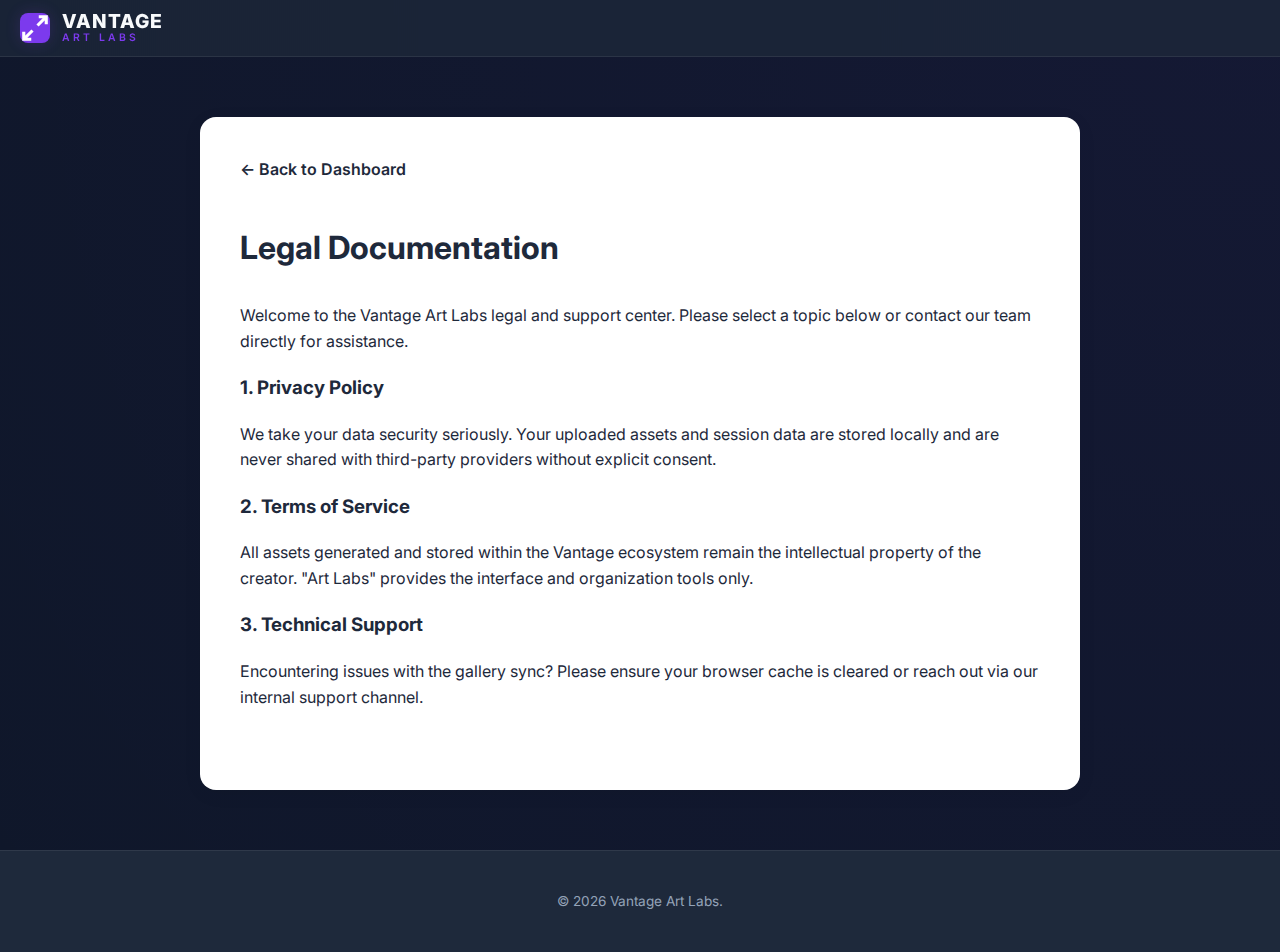
<file: legal_and_support.html>
<!DOCTYPE html>
<html lang="en">
<head>
    <meta charset="UTF-8">
    <meta name="viewport" content="width=device-width, initial-scale=1.0">
    <title>Legal & Support | Vantage Art Labs</title>
    <link href="https://fonts.googleapis.com/css2?family=Inter:wght@400;600;800&display=swap" rel="stylesheet">
    <link rel="stylesheet" href="dashboard.css">
    <style>
        .info-container {
            max-width: 800px;
            margin: 60px auto;
            padding: 40px;
            background: white;
            border-radius: 16px;
            box-shadow: 0 4px 20px rgba(0,0,0,0.05);
        }
        h1 { color: #1e293b; margin-bottom: 30px; }
        section { margin-bottom: 40px; line-height: 1.6; color: #1e293b; }
        .back-btn {
            display: inline-flex;
            align-items: center;
            gap: 8px;
            color: #1e293b;
            text-decoration: none;
            font-weight: 600;
            margin-bottom: 20px;
        }
        .main-footer{
            text-align: center;
        }
    </style>
</head>
<body>

<header>
    <div class="logo-container" onclick="location.href='dashboard.html'">
        <div class="brand-icon">
            <svg viewBox="0 0 24 24" fill="none" stroke="currentColor" stroke-width="2.5"><path d="M15 3h6v6M9 21H3v-6M21 3l-7 7M3 21l7-7"/></svg>
        </div>
        <div class="brand-text">
            <span class="brand-main">VANTAGE</span>
            <span class="brand-sub">ART LABS</span>
        </div>
    </div>
</header>

<main class="info-container">
    <a href="dashboard.html" class="back-btn">← Back to Dashboard</a>
    
    <section id="content">
        <h1>Legal Documentation</h1>
        <p>Welcome to the Vantage Art Labs legal and support center. Please select a topic below or contact our team directly for assistance.</p>
        
        <h3>1. Privacy Policy</h3>
        <p>We take your data security seriously. Your uploaded assets and session data are stored locally and are never shared with third-party providers without explicit consent.</p>

        <h3>2. Terms of Service</h3>
        <p>All assets generated and stored within the Vantage ecosystem remain the intellectual property of the creator. "Art Labs" provides the interface and organization tools only.</p>

        <h3>3. Technical Support</h3>
        <p>Encountering issues with the gallery sync? Please ensure your browser cache is cleared or reach out via our internal support channel.</p>
    </section>
</main>

<footer class="main-footer">
    <p class="copyright">&copy; 2026 Vantage Art Labs.</p>
</footer>
<script>
    // Add this to your Legal/Support page script
document.querySelector('.back-btn').onclick = (e) => {
    const user = localStorage.getItem("loggedInUser");
    if (!user) {
        e.preventDefault();
        alert("Session expired. Please log in again.");
        window.location.href = "index.html"; // Redirect to login if lost
    }
};
</script>
</body>
</html>
</file>
<file: dashboard.css>
/* ==========================================================================
   1. GLOBAL VARIABLES & CONFIGURATION
   ========================================================================== */
   :root {
    /* Updated Midnight Slate Palette */
    --brand: #7c3aed;
    --brand-dark: #6d28d9;
    --brand-glow: rgba(124, 58, 237, 0.2);
    --success: #2dd4bf;
    --danger: #fb7185;
    --bg: #0f172a;
    --surface: #1e293b;
    --surface-light: #334155;
    --text-main: #f8fafc;
    --text-muted: #94a3b8;
    --border: rgba(255, 255, 255, 0.08);
    --radius: 4px;
    /* Effects (Updated for Dark Mode) */
    --glass: rgba(30, 41, 59, 0.7); /* Darker semi-transparent slate */
    --shadow-sm: 0 4px 6px -1px rgba(0, 0, 0, 0.3);
    --shadow-lg: 0 12px 24px -6px rgba(0, 0, 0, 0.5);
    /* Transitions */
    --transition-fast: 0.2s;
    --transition-smooth: 0.3s ease;
}
/* ==========================================================================
   2. BASE STYLES & RESET
   ========================================================================== */
body { 
    font-family: 'Inter', sans-serif; 
    background-color: var(--bg);
    /* Subtle radial glow to add depth to the dark background */
    background-image: radial-gradient(circle at top right, rgba(124, 58, 237, 0.05), transparent);
    margin: 0; 
    color: var(--text-main);
    line-height: 1.5;
}
/* ==========================================================================
   3. LAYOUT STRUCTURE
   ========================================================================== */
header {
    position: sticky;
    top: 0;
    z-index: 1000;
    display: flex; 
    justify-content: space-between; 
    align-items: center;
    padding: 12px 20px; 
    background: var(--glass);
    backdrop-filter: blur(12px);
    border-bottom: 1px solid var(--border);
}
.filter-bar {
    position: sticky;
    top: 61px;
    z-index: 999;
    display: flex;
    justify-content: center;
    padding: 16px 20px;
    background: var(--glass);
    backdrop-filter: blur(12px);
    border-bottom: 1px solid var(--border);
    overflow-x: auto;
    white-space: nowrap;
    scrollbar-width: none;
}
.filter-bar::-webkit-scrollbar { display: none; }
.gallery-grid {
    display: grid;
    /* Binabaan natin ang 300px sa 150px para magkasya ang apat sa screen */
    grid-template-columns: repeat(auto-fill, minmax(150px, 1fr)); 
    gap: 12px; /* Mas maliit na gap para sa mas maliit na cards */
    padding: 20px 10px;
}
.main-footer {
    margin-top: 60px;
    padding: 40px 20px;
    background: var(--surface);
    border-top: 1px solid var(--border);
}
/* ==========================================================================
   4. BRANDING & NAVIGATION
   ========================================================================== */
.logo-container {
    display: flex;
    align-items: center;
    gap: 12px;
    cursor: pointer; 
}
.brand-icon {
    background: var(--brand);
    color: white;
    width: 30px; 
    height: 30px;
    border-radius: 8px;
    display: flex; 
    align-items: center; 
    justify-content: center;
    box-shadow: 0 0 15px var(--brand-glow);
}
.brand-text { display: flex; flex-direction: column; line-height: 1; }
.brand-main { font-weight: 800; font-size: 1.2rem; letter-spacing: 1px; color: var(--text-main); }
.brand-sub { font-weight: 600; font-size: 0.65rem; letter-spacing: 3px; color: var(--brand); margin-top: 2px; }
#userDisplay { font-weight: 600; font-size: 0.85rem; color: var(--text-muted); }
/* ==========================================================================
   5. UI COMPONENTS
   ========================================================================== */
.logout-btn {
    background: transparent;
    color: var(--danger);
    border: 1.5px solid rgba(251, 113, 133, 0.2); /* Muted danger border */
    padding: 8px 16px;
    border-radius: 8px;
    font-weight: 700;
    cursor: pointer;
    transition: var(--transition-fast);
}
.logout-btn:hover { background: rgba(251, 113, 133, 0.1); border-color: var(--danger); }
.filter-btn {
    padding: 8px 20px;
    border-radius: 20px;
    border: 1px solid var(--border);
    background: var(--surface-light);
    font-size: 0.85rem;
    font-weight: 600;
    color: var(--text-muted);
    cursor: pointer;
    transition: var(--transition-fast);
    flex-shrink: 0;
}
.filter-btn.active { 
    background: var(--brand); 
    color: white; 
    border-color: var(--brand); 
    box-shadow: 0 4px 10px var(--brand-glow);
}
.filter-btn:hover:not(.active) { background: var(--surface); border-color: var(--text-muted); }
.mobile-filter-dropdown { display: none; }
/* Media Cards */
.media-card {
    position: relative;
    background: var(--surface); 
    border-radius: var(--radius); 
    overflow: hidden;
    border: 1px solid var(--border);
    box-shadow: var(--shadow-sm);
    transition: var(--transition-smooth);
}
.media-card:hover { transform: translateY(-5px); box-shadow: var(--shadow-lg); border-color: rgba(255,255,255,0.15); }
.img-wrapper { 
    position: relative; 
    height: 160px; /* Binabaan mula 240px */
    overflow: hidden; 
    cursor: zoom-in; 
    background: var(--bg); 
}.img-wrapper img { width: 100%; height: 100%; object-fit: cover; }
.exif-overlay {
    position: absolute; 
    inset: 0;
    background: linear-gradient(to bottom, transparent, rgba(15, 23, 42, 0.9)); 
    color: white;
    display: flex; 
    flex-direction: column; 
    justify-content: flex-end; /* Text at bottom looks better in dark theme */
    padding: 20px; 
    opacity: 0; 
    font-size: 0.8rem;
    transition: var(--transition-smooth);
}
.media-card:hover .exif-overlay { opacity: 1; }
.card-footer { 
    padding: 16px; 
    display: flex; 
    flex-direction: column; 
    justify-content: center; 
    align-items: flex-start; 
    background: var(--surface);
    color: var(--text-main);
    /* Idagdag ito: */
    position: relative; 
    min-height: 60px; 
}
.download-link {
    position: absolute;
    right: 5px;
    bottom: 5px;
    background: var(--surface-light);
    border: 1px solid var(--border);
    color: var(--brand); /* O var(--text-muted) depende sa gusto mo */
    padding: 4px;
    cursor: pointer;
    display: flex;
    align-items: center;
    justify-content: center;
    transition: var(--transition-fast);
    line-height: 0;
    height: 25px;
    width: 25px;
}

.download-link:hover {
    background: var(--brand);
    color: white;
    transform: translateY(-2px);
    box-shadow: 0 4px 10px var(--brand-glow);
}
/* Footer Specifics */
.footer-links a {
    color: var(--text-muted);
    text-decoration: none;
    font-size: 0.85rem;
    font-weight: 600;
    transition: color var(--transition-fast);
}
.footer-links a:hover { color: var(--brand); }
.copyright { color: var(--text-muted); font-size: 0.85rem; margin: 0; }
/* ==========================================================================
   6. MODALS, LOADERS & ANIMATIONS (FIXED)
   ========================================================================== */
#logoutOverlay {
    position: fixed;
    top: 0;
    left: 0;
    width: 100%;
    height: 100%;
    background: rgba(15, 23, 42, 0.95); /* Deep slate background */
    backdrop-filter: blur(12px);
    z-index: 9999; /* Higher than header and all UI */
    display: none; /* Controlled by JS */
    flex-direction: column;
    align-items: center;
    justify-content: center;
    gap: 20px;
    color: var(--text-main);
}
.loader {
    display: block; /* Overriding the 'none' in your previous snippet */
    width: 50px;
    height: 50px;
    border: 4px solid var(--surface-light);
    border-top: 4px solid var(--brand); /* Purple brand color */
    border-radius: 50%;
    animation: spin 1s linear infinite;
    box-shadow: 0 0 15px var(--brand-glow);
}
@keyframes spin {
    0% { transform: rotate(0deg); }
    100% { transform: rotate(360deg); }
}
/* Image Modal Fix (for consistency) */
#imageModal {
    position: fixed;
    inset: 0;
    z-index: 2000;
    display: none;
    align-items: center;
    justify-content: center;
    padding: 20px;
}
#imageModal.active {
    display: flex;
}
/* ==========================================================================
   7. RESPONSIVE DESIGN (MOBILE)
   ========================================================================== */
#imageModal {
    position: fixed;
    inset: 0;
    background: rgba(15, 23, 42, 0.98); /* Matching your --bg palette */
    backdrop-filter: blur(20px);
    z-index: 2000;
    display: none;
    align-items: center;
    justify-content: center;
    padding: 10px; /* Crucial for mobile gutter */
    cursor: zoom-out;
}
#modalImg {
    max-width: 95vw;
    max-height: 90vh;
    width: auto;
    height: auto;
    object-fit: contain;
    border-radius: 8px;
    box-shadow: 0 20px 50px rgba(0,0,0,0.5);
    opacity: 0;
    transform: scale(0.95);
    transition: transform 0.3s cubic-bezier(0.4, 0, 0.2, 1), opacity 0.3s ease;
}
#imageModal.active #modalImg {
    opacity: 1;
    transform: scale(1);
}

@media (max-width: 600px) {
    .gallery-grid {
        grid-template-columns: repeat(auto-fill, minmax(120px, 1fr)); /* Mas maliit na cards para sa mobile */
        gap: 8px; /* Mas maliit na gap */
        padding: 10px 5px;
    }
    .img-wrapper { height: 120px; } /* Mas maliit na image height */
    .filter-bar {
        padding: 12px 10px;
    }
    .filter-btn {
        padding: 6px 16px;
        font-size: 0.75rem;
    }
    .card-footer {
        padding: 12px;
        font-size: 0.9rem;
    }
    .mobile-filter-dropdown {
        display: block; 
        width: 100%;
        margin-top: .85rem;
        position: static;
        max-width: 300px;
        padding: 5px 15px; 
        border-radius: 8px; 
        border: 1px solid var(--border);
        background: var(--surface-light) no-repeat right 15px center / 15px;
        color: var(--text-main);
        background-image: url("data:image/svg+xml,%3Csvg xmlns='http://www.w3.org/2000/svg' viewBox='0 0 24 24' fill='none' stroke='%2394a3b8' stroke-width='2'%3E%3Cpolyline points='6 9 12 15 18 9'/%3E%3C/svg%3E");
        font-weight: 500; 
        appearance: none;
        outline: none;
    }
    .desktop-filters {
        display: none;
    }
    .user-controls {
        flex-direction: column;
        align-items: flex-end;
        gap: 5px;
        display: flex;
    }
}
</file>
